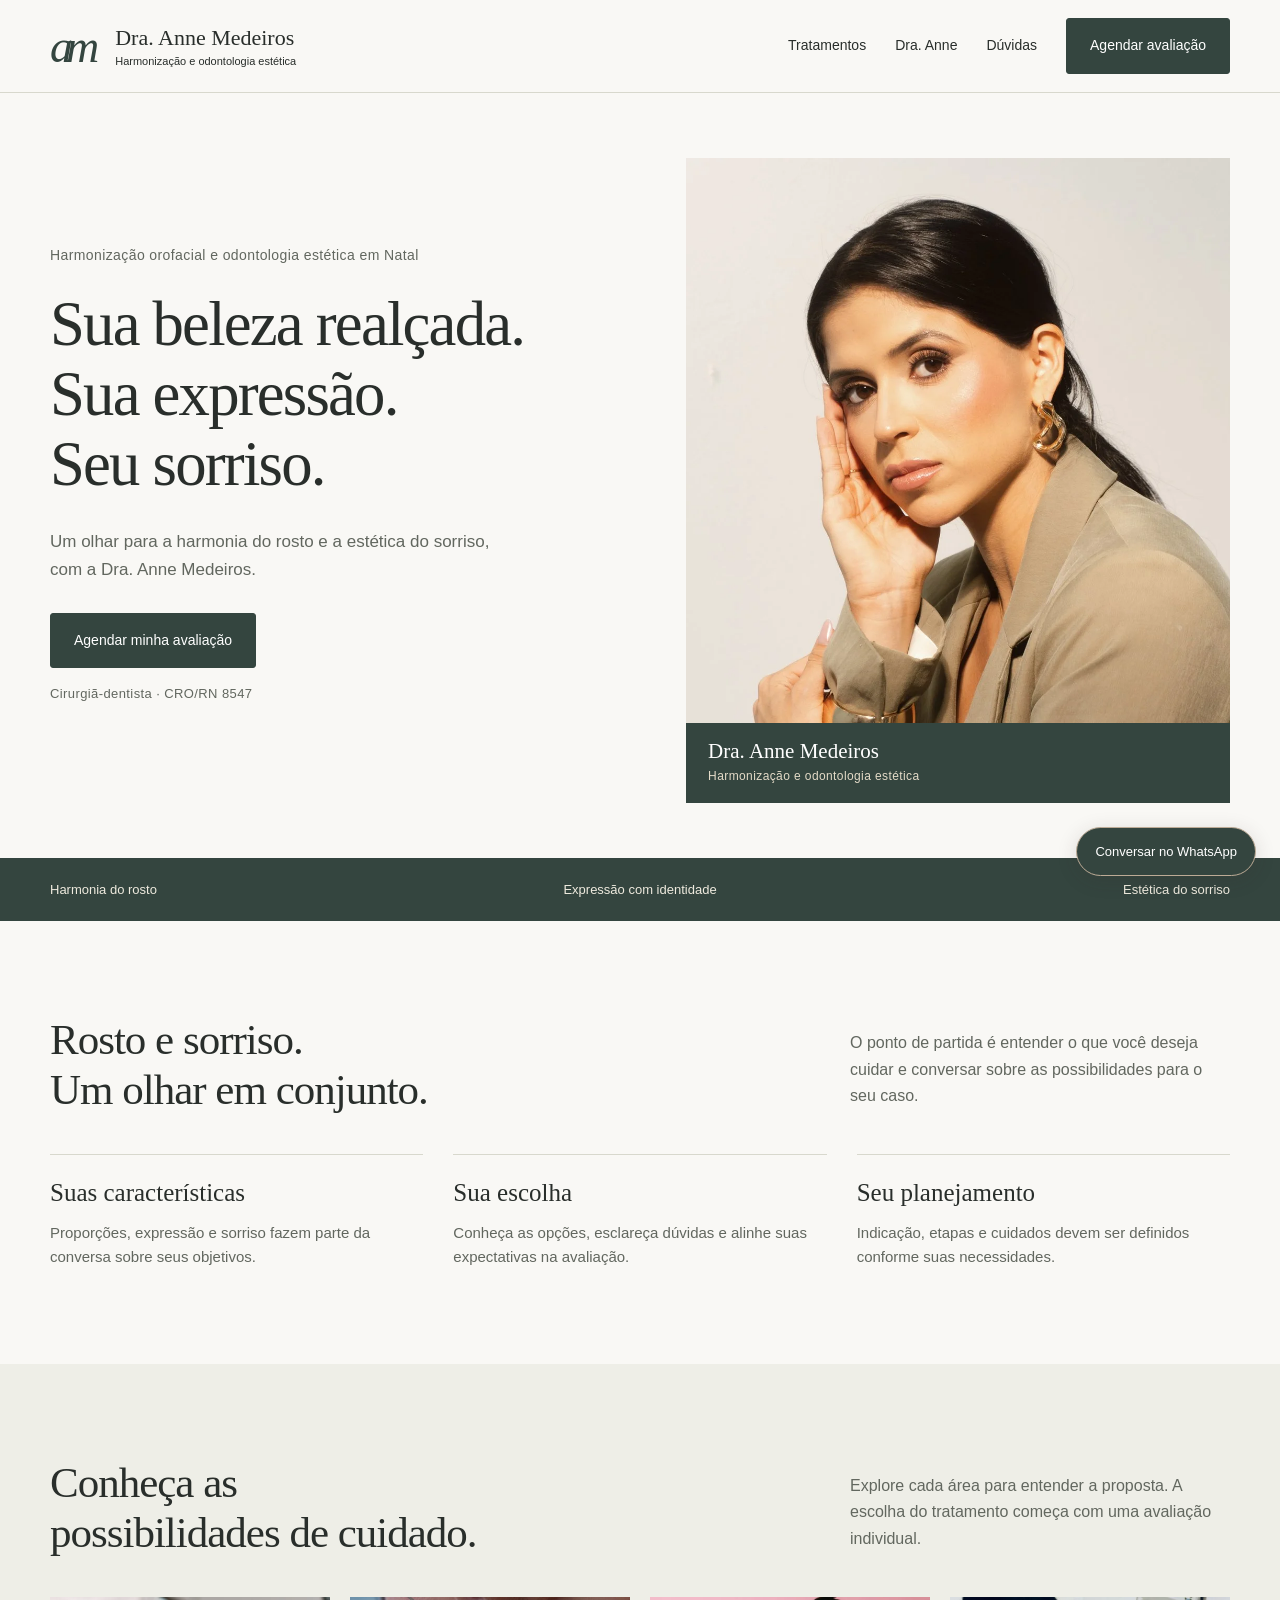
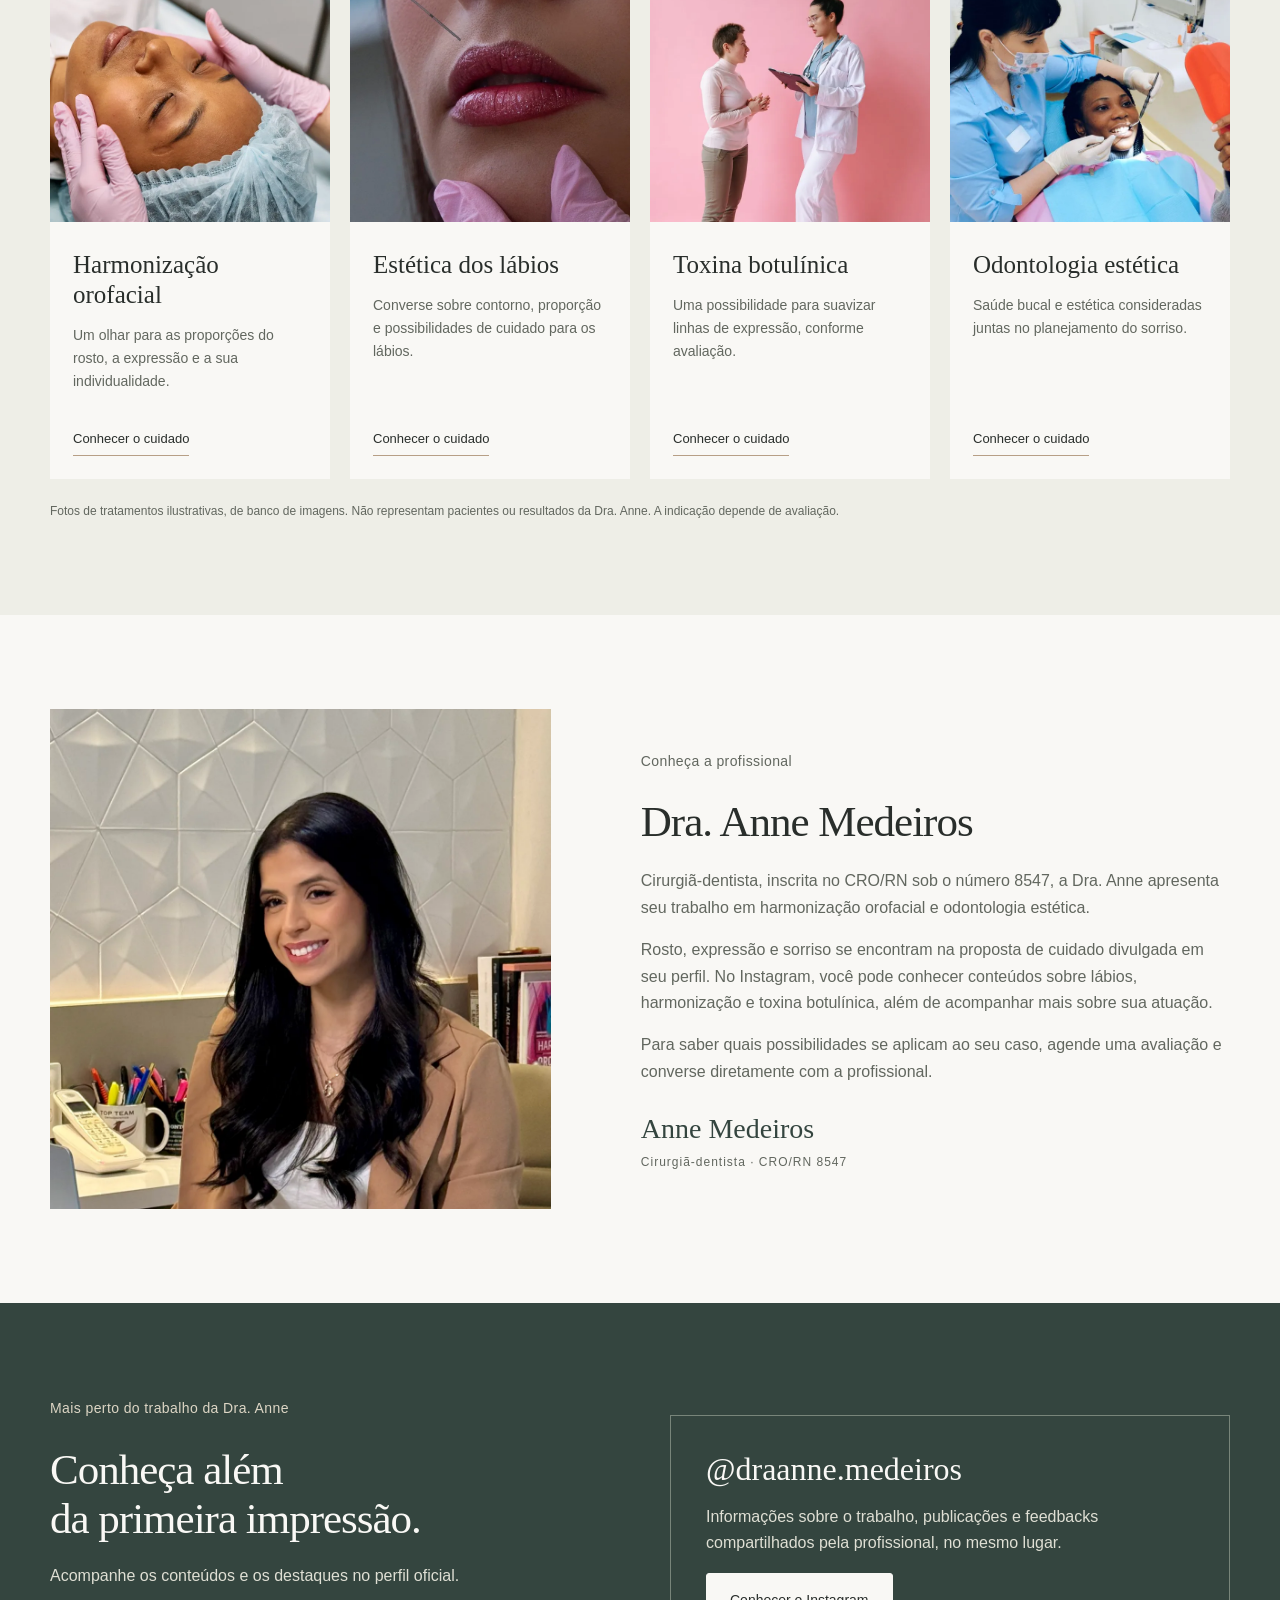
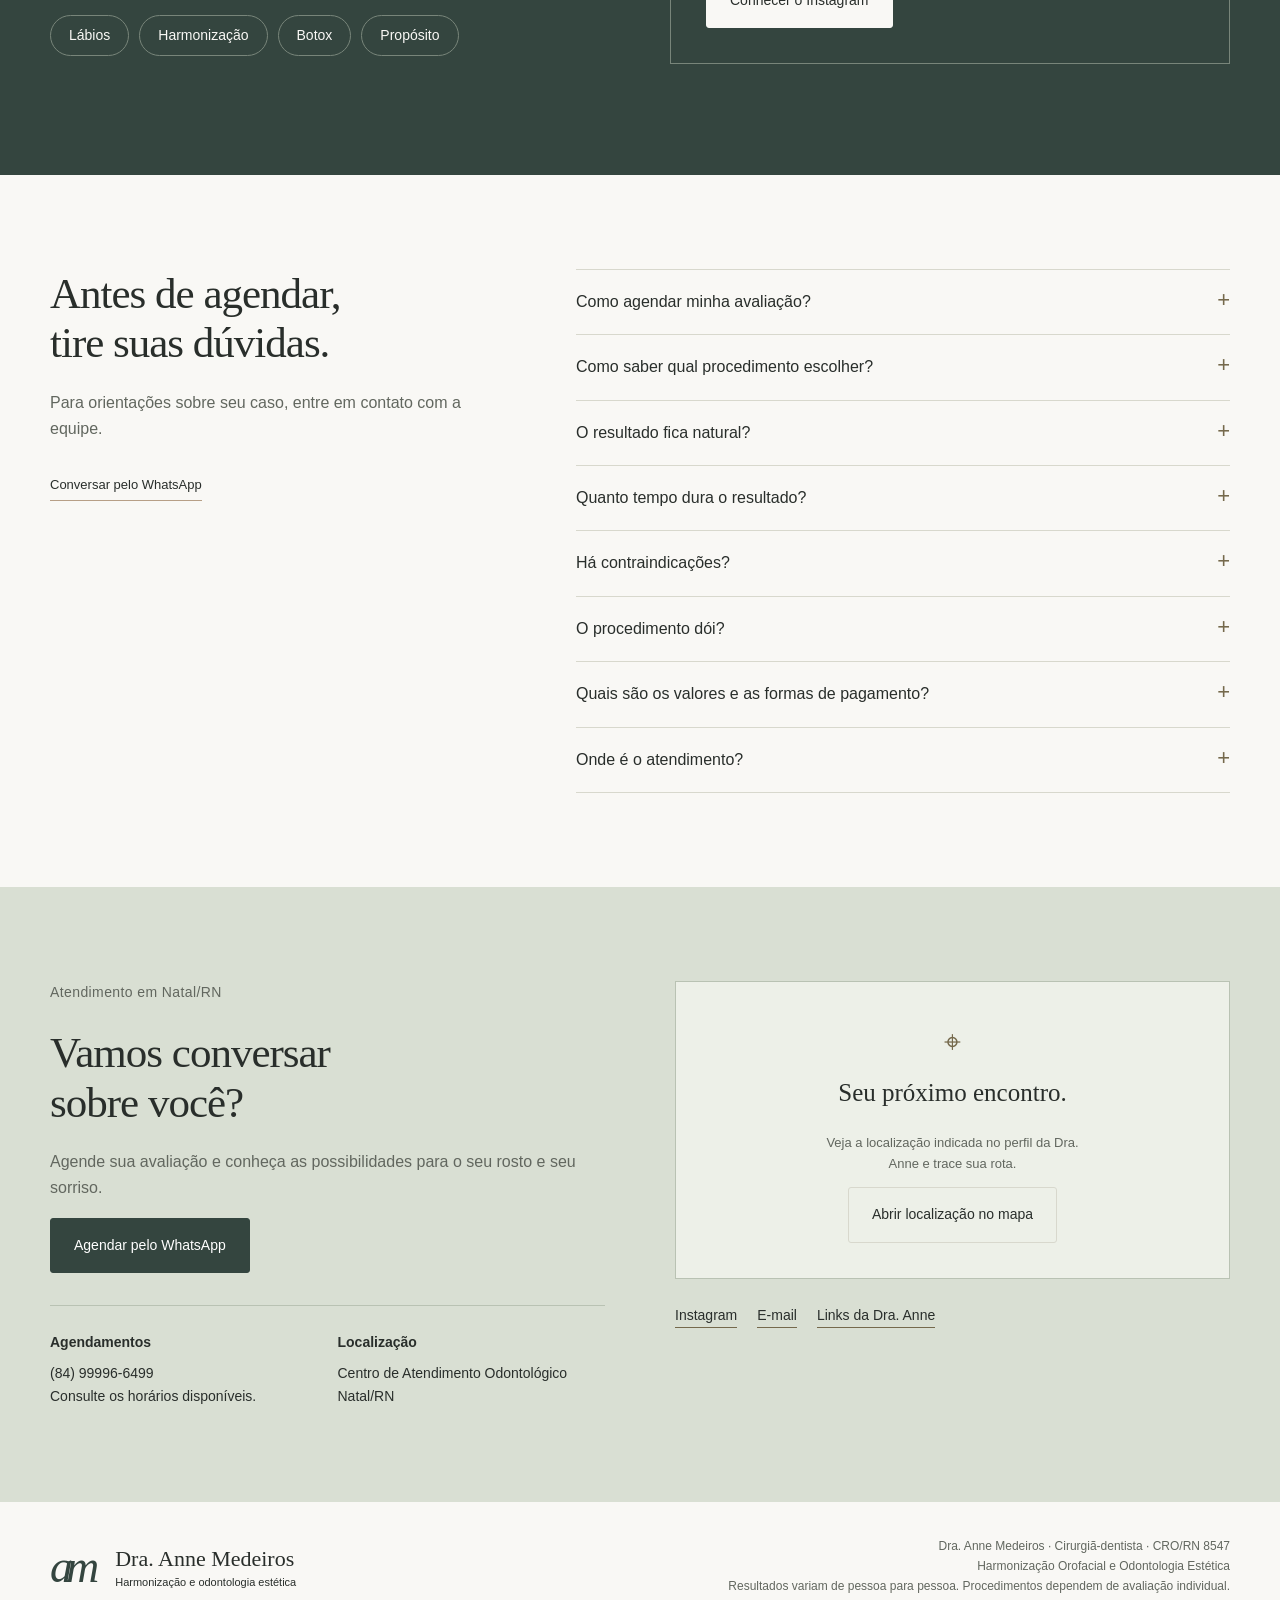
<file: index.html>
<!doctype html><html lang="pt-BR"><head><meta charset="utf-8"><meta name="viewport" content="width=device-width, initial-scale=1"><title>Dra. Anne Medeiros | Harmonização e Odontologia Estética em Natal</title><meta name="description" content="Dra. Anne Medeiros, cirurgiã-dentista, CRO/RN 8547. Harmonização orofacial e odontologia estética em Natal. Agende sua avaliação."><meta name="theme-color" content="#34453f"><link rel="stylesheet" href="assets/css/styles.css"></head><body>
<a class="skip" href="#inicio">Ir para o conteúdo</a><header class="header"><div class="wrap nav"><a class="brand" href="#inicio" aria-label="Dra. Anne Medeiros — início"><span class="monogram">am</span><span class="brand-name">Dra. Anne Medeiros<small>Harmonização e odontologia estética</small></span></a><nav class="navlinks" aria-label="Navegação principal"><a href="#tratamentos">Tratamentos</a><a href="#sobre">Dra. Anne</a><a href="#duvidas">Dúvidas</a><a class="button" href="https://wa.me/5584999966499?text=Ol%C3%A1%2C%20Dra.%20Anne!%20Gostaria%20de%20agendar%20uma%20avalia%C3%A7%C3%A3o." target="_blank" rel="noopener">Agendar avaliação</a></nav></div></header>
<main id="inicio"><div class="wrap hero"><div><p class="eyebrow">Harmonização orofacial e odontologia estética em Natal</p><h1>Sua beleza realçada.<br>Sua expressão.<br>Seu sorriso.</h1><p class="lead">Um olhar para a harmonia do rosto e a estética do sorriso, com a Dra. Anne Medeiros.</p><a class="button" href="https://wa.me/5584999966499?text=Ol%C3%A1%2C%20Dra.%20Anne!%20Gostaria%20de%20agendar%20uma%20avalia%C3%A7%C3%A3o." target="_blank" rel="noopener">Agendar minha avaliação</a><p class="hero-note">Cirurgiã-dentista · CRO/RN 8547</p></div><div class="portrait"><img src="[data-uri]" alt="Retrato da Dra. Anne Medeiros" width="1080" height="1080" fetchpriority="high"><div class="photo-tag">Dra. Anne Medeiros<small>Harmonização e odontologia estética</small></div></div></div>
<div class="ribbon"><div class="wrap"><span>Harmonia do rosto</span><span>Expressão com identidade</span><span>Estética do sorriso</span></div></div>
<section class="section wrap" aria-labelledby="cuidado"><div class="section-intro"><div><h2 id="cuidado">Rosto e sorriso.<br>Um olhar em conjunto.</h2></div><p>O ponto de partida é entender o que você deseja cuidar e conversar sobre as possibilidades para o seu caso.</p></div><div class="benefits"><article class="benefit"><h3>Suas características</h3><p>Proporções, expressão e sorriso fazem parte da conversa sobre seus objetivos.</p></article><article class="benefit"><h3>Sua escolha</h3><p>Conheça as opções, esclareça dúvidas e alinhe suas expectativas na avaliação.</p></article><article class="benefit"><h3>Seu planejamento</h3><p>Indicação, etapas e cuidados devem ser definidos conforme suas necessidades.</p></article></div></section>
<section class="section treatments" id="tratamentos"><div class="wrap"><div class="section-intro"><div><h2>Conheça as<br>possibilidades de cuidado.</h2></div><p>Explore cada área para entender a proposta. A escolha do tratamento começa com uma avaliação individual.</p></div><div class="cards"><article class="treatment"><img class="treatment-photo" src="assets/images/avaliacao.webp" alt="Imagem ilustrativa de avaliação facial" loading="lazy" width="750" height="750"><div class="treatment-content"><h3><button class="treatment-open" data-treatment="0" aria-haspopup="dialog" aria-controls="treatment-dialog">Harmonização orofacial</button></h3><p>Um olhar para as proporções do rosto, a expressão e a sua individualidade.</p><span class="text-link" aria-hidden="true">Conhecer o cuidado</span></div></article><article class="treatment"><img class="treatment-photo" src="assets/images/labios.webp" alt="Imagem ilustrativa de procedimento estético nos lábios" loading="lazy" width="750" height="750"><div class="treatment-content"><h3><button class="treatment-open" data-treatment="1" aria-haspopup="dialog" aria-controls="treatment-dialog">Estética dos lábios</button></h3><p>Converse sobre contorno, proporção e possibilidades de cuidado para os lábios.</p><span class="text-link" aria-hidden="true">Conhecer o cuidado</span></div></article><article class="treatment"><img class="treatment-photo" src="assets/images/expressao.webp" alt="Imagem ilustrativa de consulta antes de um procedimento" loading="lazy" width="750" height="750"><div class="treatment-content"><h3><button class="treatment-open" data-treatment="2" aria-haspopup="dialog" aria-controls="treatment-dialog">Toxina botulínica</button></h3><p>Uma possibilidade para suavizar linhas de expressão, conforme avaliação.</p><span class="text-link" aria-hidden="true">Conhecer o cuidado</span></div></article><article class="treatment"><img class="treatment-photo" src="assets/images/sorriso.webp" alt="Imagem ilustrativa de atendimento odontológico" loading="lazy" width="750" height="750"><div class="treatment-content"><h3><button class="treatment-open" data-treatment="3" aria-haspopup="dialog" aria-controls="treatment-dialog">Odontologia estética</button></h3><p>Saúde bucal e estética consideradas juntas no planejamento do sorriso.</p><span class="text-link" aria-hidden="true">Conhecer o cuidado</span></div></article></div><p class="note">Fotos de tratamentos ilustrativas, de banco de imagens. Não representam pacientes ou resultados da Dra. Anne. A indicação depende de avaliação.</p></div></section>
<section class="section wrap" id="sobre"><div class="about-grid"><img class="about-img" src="assets/images/anne-medeiros.webp" alt="Dra. Anne Medeiros" width="1100" height="1100" loading="lazy"><div class="about-copy"><p class="eyebrow">Conheça a profissional</p><h2>Dra. Anne Medeiros</h2><p>Cirurgiã-dentista, inscrita no CRO/RN sob o número 8547, a Dra. Anne apresenta seu trabalho em harmonização orofacial e odontologia estética.</p><p>Rosto, expressão e sorriso se encontram na proposta de cuidado divulgada em seu perfil. No Instagram, você pode conhecer conteúdos sobre lábios, harmonização e toxina botulínica, além de acompanhar mais sobre sua atuação.</p><p>Para saber quais possibilidades se aplicam ao seu caso, agende uma avaliação e converse diretamente com a profissional.</p><div class="signature">Anne Medeiros<small>Cirurgiã-dentista · CRO/RN 8547</small></div></div></div></section>
<section class="section reviews"><div class="wrap social-feature"><div><p class="eyebrow">Mais perto do trabalho da Dra. Anne</p><h2>Conheça além<br>da primeira impressão.</h2><p>Acompanhe os conteúdos e os destaques no perfil oficial.</p><div class="topics"><span>Lábios</span><span>Harmonização</span><span>Botox</span><span>Propósito</span></div></div><div class="social-callout"><h3>@draanne.medeiros</h3><p>Informações sobre o trabalho, publicações e feedbacks compartilhados pela profissional, no mesmo lugar.</p><a class="button light" href="https://www.instagram.com/draanne.medeiros/" target="_blank" rel="noopener">Conhecer o Instagram</a></div></div></section>
<section class="section wrap" id="duvidas"><div class="faq-grid"><div class="faq-intro"><h2>Antes de agendar,<br>tire suas dúvidas.</h2><p>Para orientações sobre seu caso, entre em contato com a equipe.</p><a class="text-link" href="https://wa.me/5584999966499?text=Ol%C3%A1%2C%20Dra.%20Anne!%20Gostaria%20de%20agendar%20uma%20avalia%C3%A7%C3%A3o." target="_blank" rel="noopener">Conversar pelo WhatsApp</a></div><div><details><summary>Como agendar minha avaliação?</summary><p>Entre em contato pelo WhatsApp de agendamento. Informe seu interesse e consulte os horários disponíveis.</p></details><details><summary>Como saber qual procedimento escolher?</summary><p>A avaliação é o primeiro passo. Conte o que gostaria de cuidar e tire dúvidas sobre as possibilidades, os riscos e as alternativas para o seu caso.</p></details><details><summary>O resultado fica natural?</summary><p>As expectativas e as características do seu rosto devem orientar o planejamento. A resposta é individual; nenhum procedimento oferece garantia de resultado.</p></details><details><summary>Quanto tempo dura o resultado?</summary><p>Depende do procedimento e da resposta individual. A duração esperada e o acompanhamento são discutidos na consulta.</p></details><details><summary>Há contraindicações?</summary><p>Pode haver, conforme o procedimento. Informe condições de saúde, gestação, alergias, medicamentos e tratamentos anteriores.</p></details><details><summary>O procedimento dói?</summary><p>A sensibilidade e o desconforto variam. Pergunte na avaliação sobre a experiência esperada e as medidas de conforto adequadas.</p></details><details><summary>Quais são os valores e as formas de pagamento?</summary><p>Consulte pelo WhatsApp. O orçamento depende da avaliação e do plano proposto para você.</p></details><details><summary>Onde é o atendimento?</summary><p>O link de localização do perfil direciona ao Centro de Atendimento Odontológico, em Natal/RN. Confirme com a equipe os detalhes para sua visita.</p></details></div></div></section>
<section class="section contact" id="contato"><div class="wrap contact-grid"><div><p class="eyebrow">Atendimento em Natal/RN</p><h2>Vamos conversar<br>sobre você?</h2><p>Agende sua avaliação e conheça as possibilidades para o seu rosto e seu sorriso.</p><a class="button" href="https://wa.me/5584999966499?text=Ol%C3%A1%2C%20Dra.%20Anne!%20Gostaria%20de%20agendar%20uma%20avalia%C3%A7%C3%A3o." target="_blank" rel="noopener">Agendar pelo WhatsApp</a><div class="contact-info"><div><strong>Agendamentos</strong><a href="https://wa.me/5584999966499?text=Ol%C3%A1%2C%20Dra.%20Anne!%20Gostaria%20de%20agendar%20uma%20avalia%C3%A7%C3%A3o." target="_blank" rel="noopener">(84) 99996-6499</a><br>Consulte os horários disponíveis.</div><div><strong>Localização</strong>Centro de Atendimento Odontológico<br>Natal/RN</div></div></div><div><div class="map-placeholder"><span aria-hidden="true">⌖</span><h3>Seu próximo encontro.</h3><p>Veja a localização indicada no perfil da Dra. Anne e trace sua rota.</p><a class="button outline" href="https://maps.app.goo.gl/2RA3DHeP1TC1REbQ9" target="_blank" rel="noopener">Abrir localização no mapa</a></div><div class="socials"><a href="https://www.instagram.com/draanne.medeiros/" target="_blank" rel="noopener">Instagram</a><a href="mailto:draannefmedeiros@gmail.com">E-mail</a><a href="https://bio.site/draannemedeiros" target="_blank" rel="noopener">Links da Dra. Anne</a></div></div></div></section>
</main><footer><div class="wrap footer-inner"><a class="brand" href="#inicio"><span class="monogram">am</span><span class="brand-name">Dra. Anne Medeiros<small>Harmonização e odontologia estética</small></span></a><div class="footer-copy">Dra. Anne Medeiros · Cirurgiã-dentista · CRO/RN 8547<br>Harmonização Orofacial e Odontologia Estética<br>Resultados variam de pessoa para pessoa. Procedimentos dependem de avaliação individual.</div></div></footer>
<a class="floating" href="https://wa.me/5584999966499?text=Ol%C3%A1%2C%20Dra.%20Anne!%20Gostaria%20de%20agendar%20uma%20avalia%C3%A7%C3%A3o." target="_blank" rel="noopener" aria-label="Agendar avaliação pelo WhatsApp">Conversar no WhatsApp</a>
<dialog id="treatment-dialog" aria-labelledby="treatment-title"><button class="detail-close" aria-label="Fechar explicação" autofocus>×</button><img class="detail-photo" id="detail-photo" alt=""><div class="detail-body"><p class="eyebrow" id="detail-category"></p><h2 id="treatment-title"></h2><p id="detail-intro"></p><div class="detail-meta"><span>Indicação e duração definidas na avaliação</span></div><div id="detail-sections"></div><p class="detail-credit" id="detail-credit"></p><p class="detail-footnote">Informações gerais. A proposta para o seu caso deve ser discutida com a profissional.</p><a class="button detail-cta" href="https://wa.me/5584999966499?text=Ol%C3%A1%2C%20Dra.%20Anne!%20Gostaria%20de%20agendar%20uma%20avalia%C3%A7%C3%A3o." target="_blank" rel="noopener">Agendar minha avaliação</a></div></dialog><script src="assets/js/main.js" defer></script></body></html>
</file>
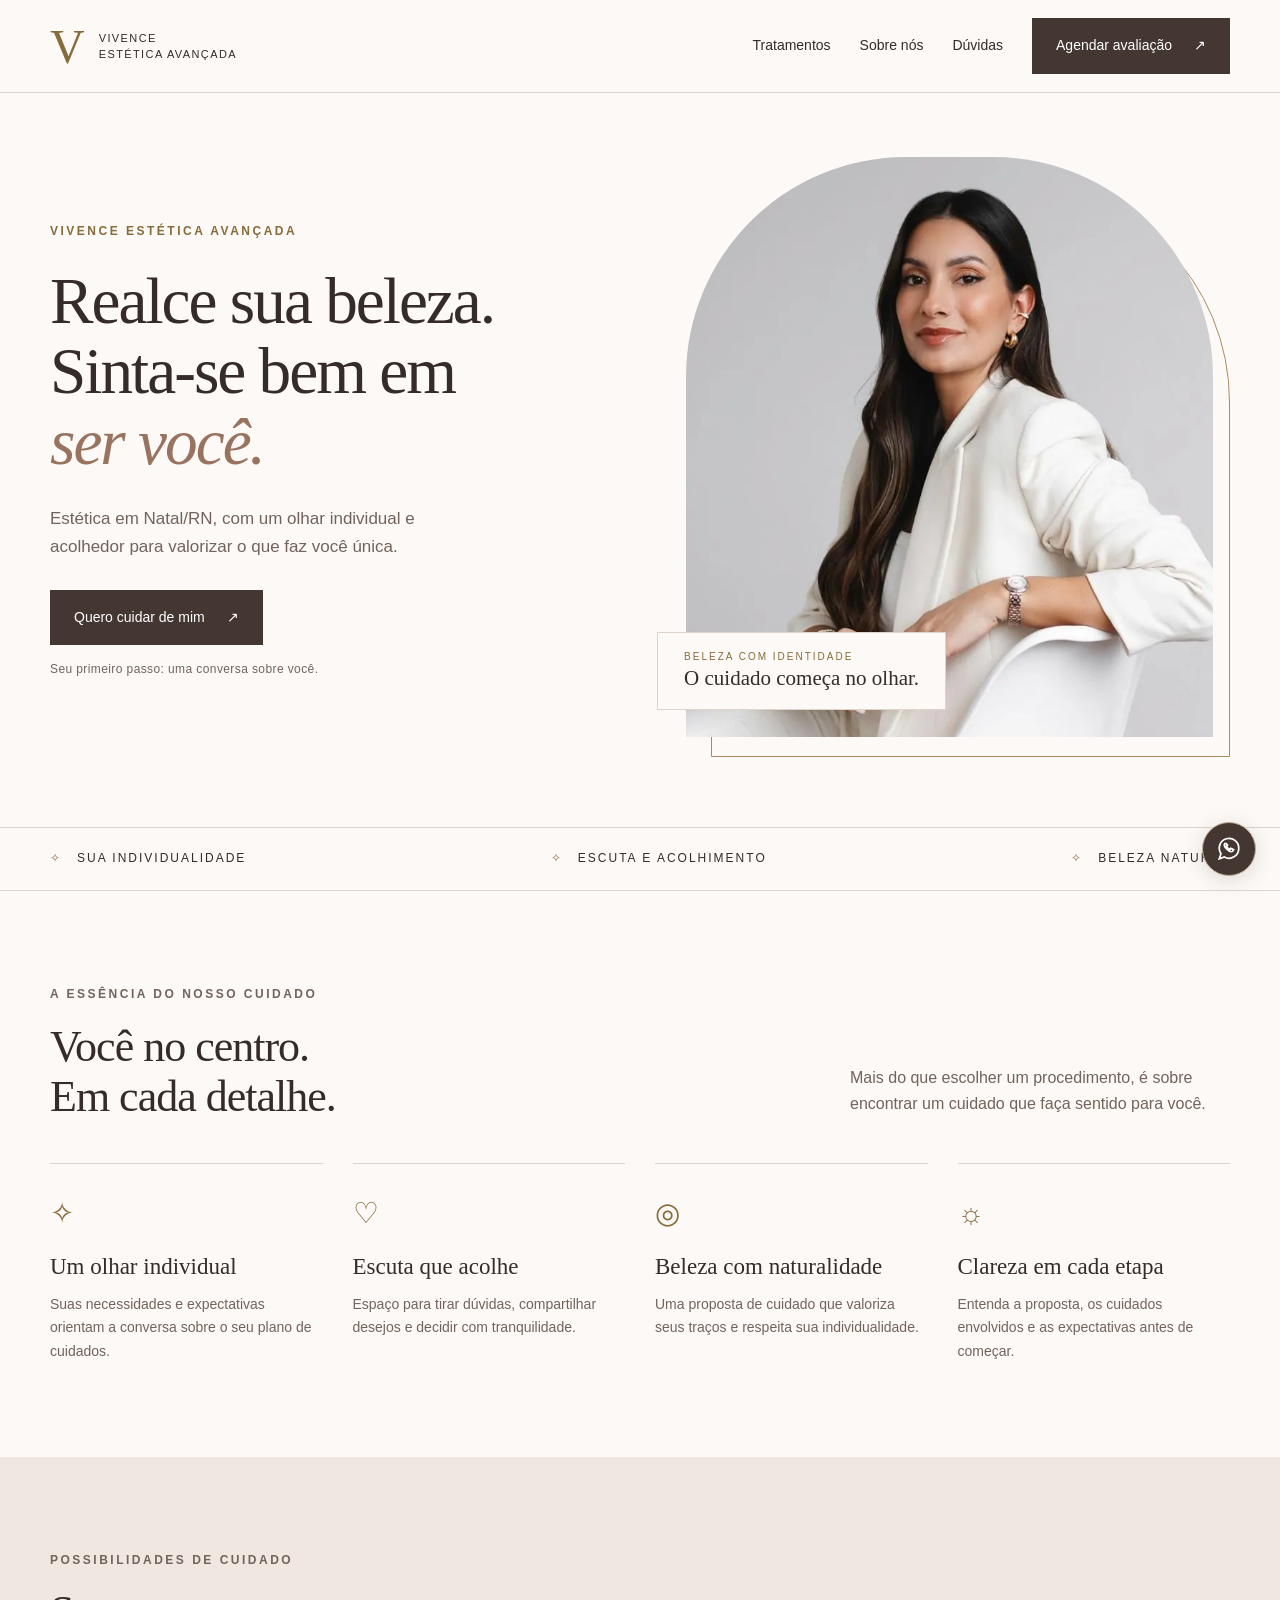
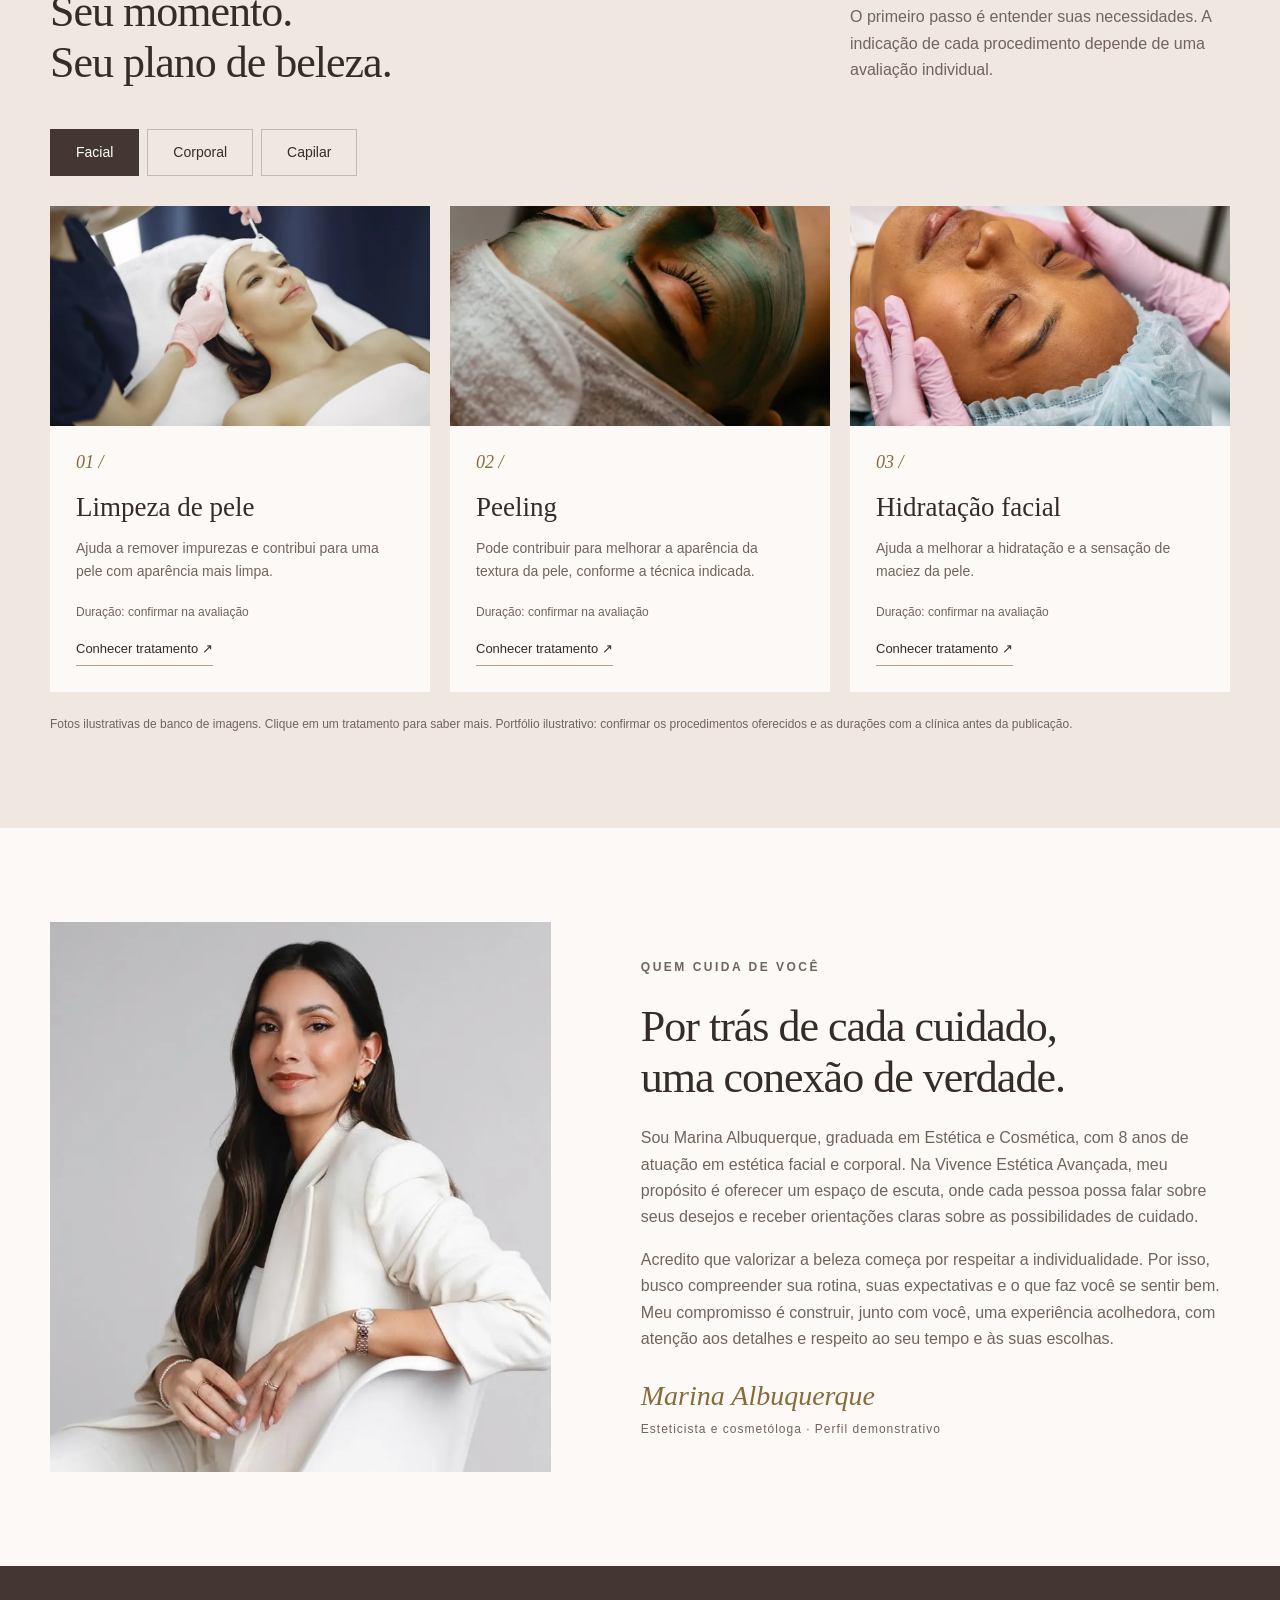
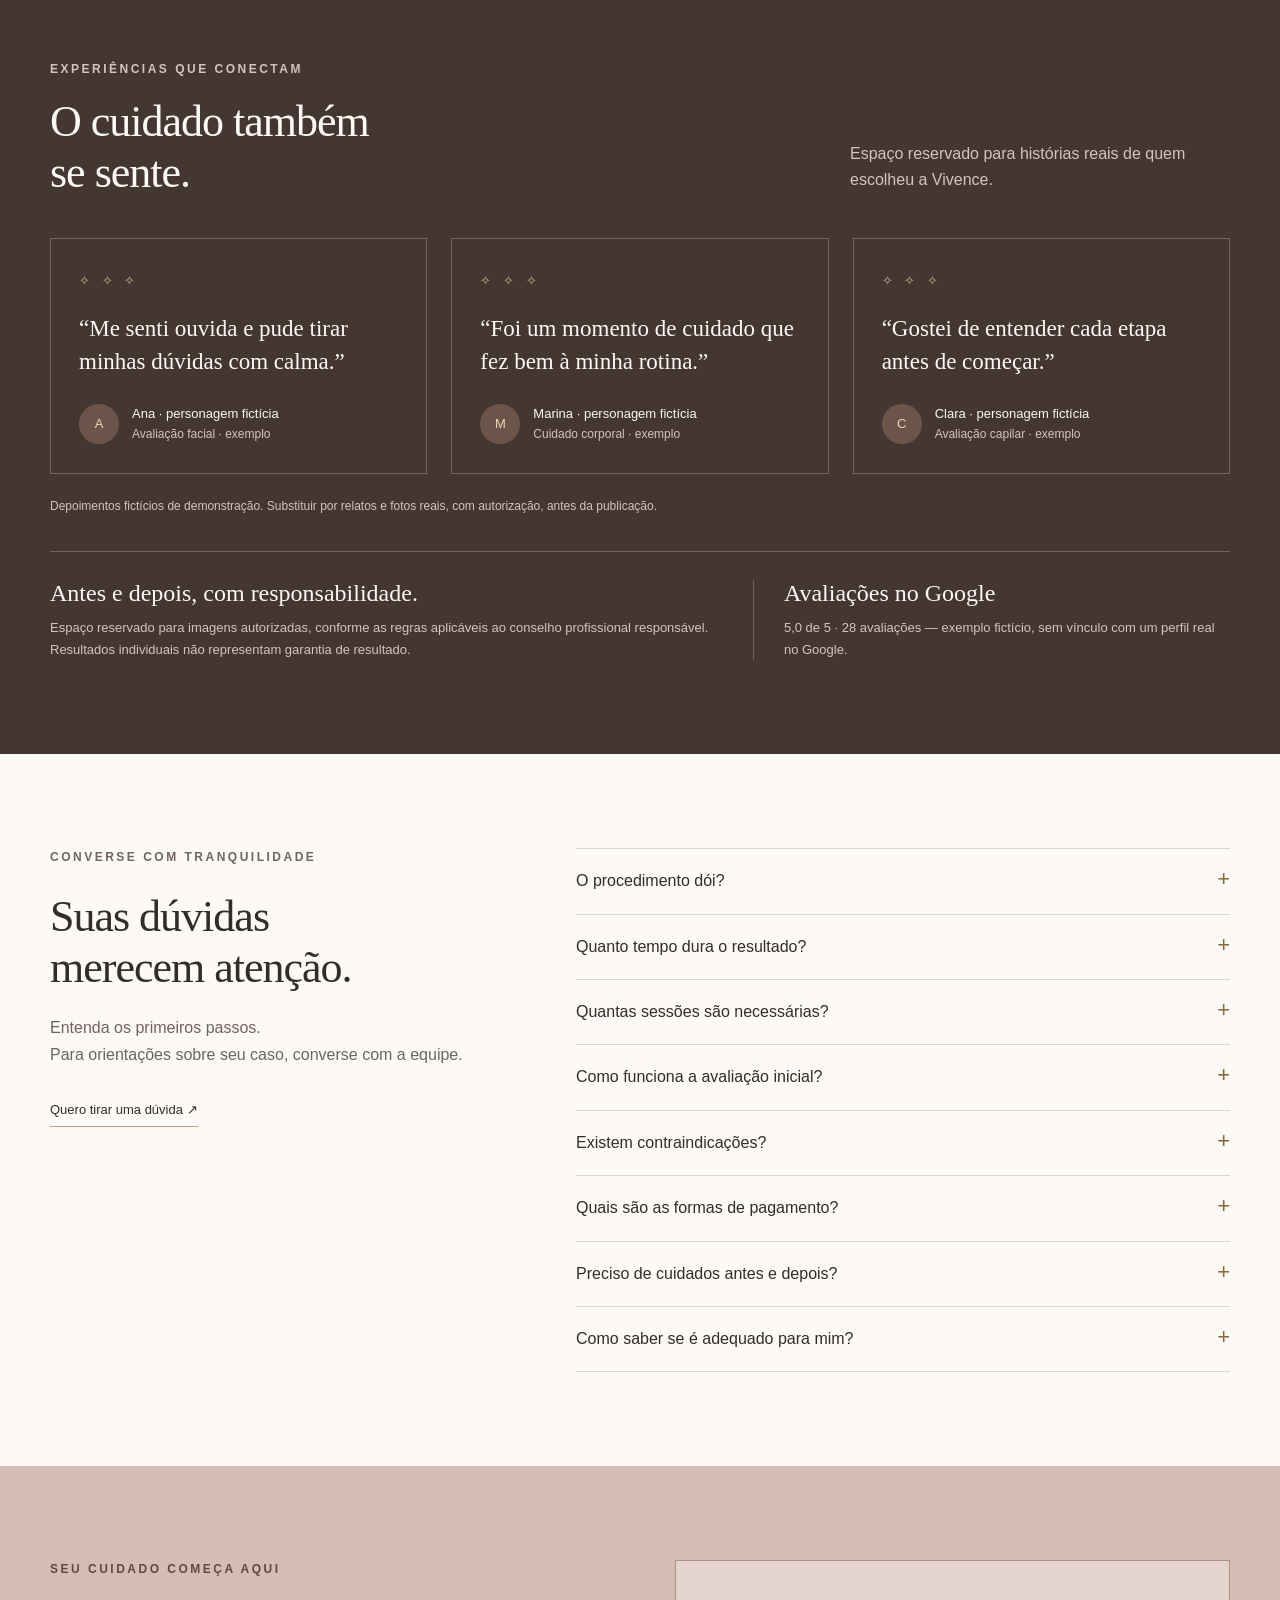
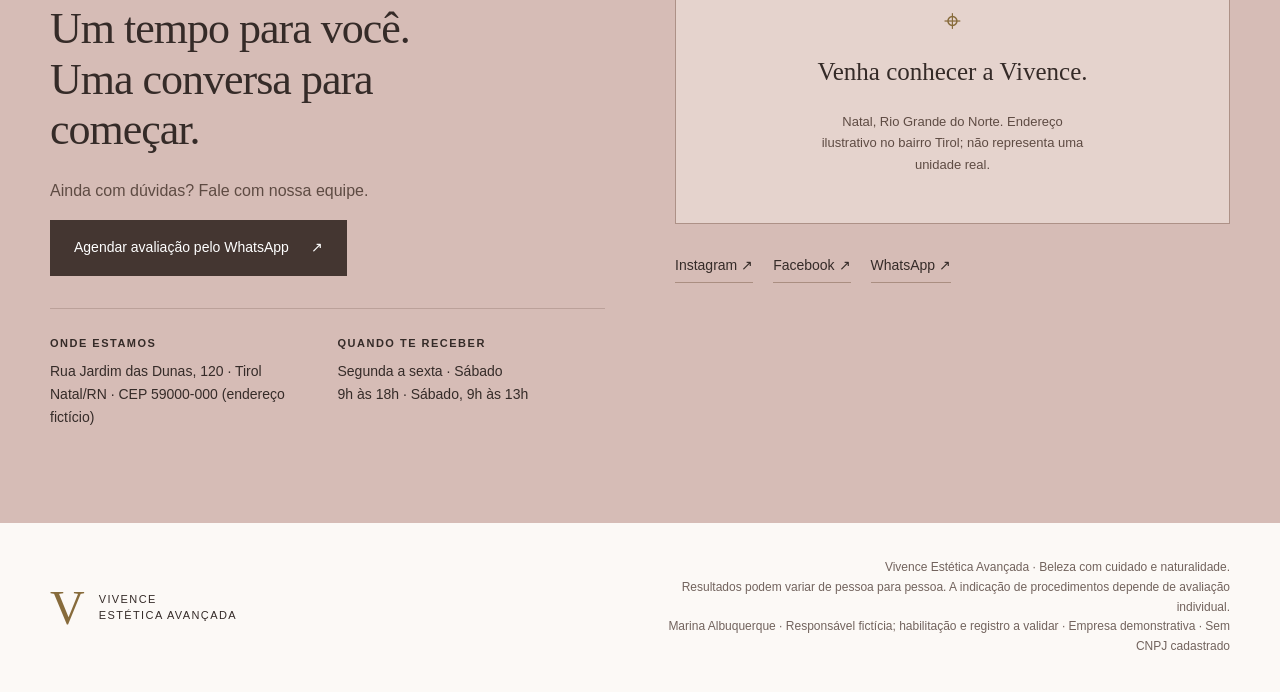
<file: vivence-site/index.html>
<!doctype html>
<html lang="pt-BR">
<head>
<meta charset="utf-8"><meta name="viewport" content="width=device-width, initial-scale=1">
<title>Vivence Estética Avançada | Beleza com cuidado e naturalidade</title>
<meta name="description" content="Conheça a Vivence Estética Avançada. Um olhar individual para a sua beleza, com acolhimento e cuidados personalizados.">
<link rel="stylesheet" href="assets/css/styles.css">
</head>
<body>
<a class="skip" href="#inicio">Ir para o conteúdo</a>
<header class="header"><div class="wrap nav"><a class="brand" href="#inicio" aria-label="Vivence Estética Avançada — início"><span class="monogram">V</span><span class="brand-name">Vivence<br>Estética Avançada</span></a><nav class="navlinks" aria-label="Navegação principal"><a href="#tratamentos">Tratamentos</a><a href="#sobre">Sobre nós</a><a href="#duvidas">Dúvidas</a><a class="button" href="#contato">Agendar avaliação <span aria-hidden="true">↗</span></a></nav></div></header>
<main id="inicio">
<div class="wrap hero"><div><p class="eyebrow">Vivence Estética Avançada</p><h1>Realce sua beleza.<br>Sinta-se bem em<br><em>ser você.</em></h1><p class="lead">Estética em Natal/RN, com um olhar individual e acolhedor para valorizar o que faz você única.</p><a class="button" href="#contato">Quero cuidar de mim <span aria-hidden="true">↗</span></a><p class="hero-note">Seu primeiro passo: uma conversa sobre você.</p></div><div class="portrait"><img src="assets/images/profissional.webp" alt="Profissional da Vivence Estética Avançada em retrato com traje branco" width="736" height="920"><div class="photo-tag"><small>Beleza com identidade</small>O cuidado começa no olhar.</div></div></div>
<div class="ribbon"><div class="wrap"><span>Sua individualidade</span><span>Escuta e acolhimento</span><span>Beleza natural</span></div></div>
<section class="section wrap" aria-labelledby="cuidado"><div class="section-intro"><div><p class="eyebrow">A essência do nosso cuidado</p><h2 id="cuidado">Você no centro.<br>Em cada detalhe.</h2></div><p>Mais do que escolher um procedimento, é sobre encontrar um cuidado que faça sentido para você.</p></div><div class="benefits"><article class="benefit"><span class="icon" aria-hidden="true">✧</span><h3>Um olhar individual</h3><p>Suas necessidades e expectativas orientam a conversa sobre o seu plano de cuidados.</p></article><article class="benefit"><span class="icon" aria-hidden="true">♡</span><h3>Escuta que acolhe</h3><p>Espaço para tirar dúvidas, compartilhar desejos e decidir com tranquilidade.</p></article><article class="benefit"><span class="icon" aria-hidden="true">◎</span><h3>Beleza com naturalidade</h3><p>Uma proposta de cuidado que valoriza seus traços e respeita sua individualidade.</p></article><article class="benefit"><span class="icon" aria-hidden="true">☼</span><h3>Clareza em cada etapa</h3><p>Entenda a proposta, os cuidados envolvidos e as expectativas antes de começar.</p></article></div></section>
<section class="section treatments" id="tratamentos"><div class="wrap"><div class="section-intro"><div><p class="eyebrow">Possibilidades de cuidado</p><h2>Seu momento.<br>Seu plano de beleza.</h2></div><p>O primeiro passo é entender suas necessidades. A indicação de cada procedimento depende de uma avaliação individual.</p></div><div class="tabs" role="tablist" aria-label="Categorias de tratamentos"><button class="tab" id="tab-facial" role="tab" aria-selected="true" aria-controls="panel-facial" data-tab="facial">Facial</button><button class="tab" id="tab-corporal" role="tab" aria-selected="false" aria-controls="panel-corporal" data-tab="corporal" tabindex="-1">Corporal</button><button class="tab" id="tab-capilar" role="tab" aria-selected="false" aria-controls="panel-capilar" data-tab="capilar" tabindex="-1">Capilar</button></div><div id="treatment-panels"></div><p class="note">Fotos ilustrativas de banco de imagens. Clique em um tratamento para saber mais. Portfólio ilustrativo: confirmar os procedimentos oferecidos e as durações com a clínica antes da publicação.</p></div></section>
<section class="section wrap" id="sobre"><div class="about-grid"><img class="about-img" src="assets/images/profissional.webp" alt="Retrato da responsável pela clínica" loading="lazy" width="736" height="920"><div class="about-copy"><p class="eyebrow">Quem cuida de você</p><h2>Por trás de cada cuidado,<br>uma conexão de verdade.</h2><p>Sou Marina Albuquerque, graduada em Estética e Cosmética, com 8 anos de atuação em estética facial e corporal. Na Vivence Estética Avançada, meu propósito é oferecer um espaço de escuta, onde cada pessoa possa falar sobre seus desejos e receber orientações claras sobre as possibilidades de cuidado.</p><p>Acredito que valorizar a beleza começa por respeitar a individualidade. Por isso, busco compreender sua rotina, suas expectativas e o que faz você se sentir bem. Meu compromisso é construir, junto com você, uma experiência acolhedora, com atenção aos detalhes e respeito ao seu tempo e às suas escolhas.</p><div class="signature">Marina Albuquerque<small>Esteticista e cosmetóloga · Perfil demonstrativo</small></div></div></div></section>
<section class="section reviews"><div class="wrap"><div class="section-intro"><div><p class="eyebrow">Experiências que conectam</p><h2>O cuidado também<br>se sente.</h2></div><p>Espaço reservado para histórias reais de quem escolheu a Vivence.</p></div><div class="review-grid"><article class="review"><span class="stars" aria-label="Depoimento ilustrativo">✧ ✧ ✧</span><blockquote>“Me senti ouvida e pude tirar minhas dúvidas com calma.”</blockquote><div class="person"><span class="avatar">A</span><div>Ana · personagem fictícia<small>Avaliação facial · exemplo</small></div></div></article><article class="review"><span class="stars" aria-label="Depoimento ilustrativo">✧ ✧ ✧</span><blockquote>“Foi um momento de cuidado que fez bem à minha rotina.”</blockquote><div class="person"><span class="avatar">M</span><div>Marina · personagem fictícia<small>Cuidado corporal · exemplo</small></div></div></article><article class="review"><span class="stars" aria-label="Depoimento ilustrativo">✧ ✧ ✧</span><blockquote>“Gostei de entender cada etapa antes de começar.”</blockquote><div class="person"><span class="avatar">C</span><div>Clara · personagem fictícia<small>Avaliação capilar · exemplo</small></div></div></article></div><p class="note">Depoimentos fictícios de demonstração. Substituir por relatos e fotos reais, com autorização, antes da publicação.</p><div class="results-row"><div><h3>Antes e depois, com responsabilidade.</h3><p>Espaço reservado para imagens autorizadas, conforme as regras aplicáveis ao conselho profissional responsável. Resultados individuais não representam garantia de resultado.</p></div><div class="google"><h3>Avaliações no Google</h3><p>5,0 de 5 · 28 avaliações — exemplo fictício, sem vínculo com um perfil real no Google.</p></div></div></div></section>
<section class="section wrap" id="duvidas"><div class="faq-grid"><div class="faq-intro"><p class="eyebrow">Converse com tranquilidade</p><h2>Suas dúvidas<br>merecem atenção.</h2><p>Entenda os primeiros passos.<br>Para orientações sobre seu caso, converse com a equipe.</p><a class="text-link" href="#contato">Quero tirar uma dúvida ↗</a></div><div><details><summary>O procedimento dói?</summary><p>A sensação varia conforme o procedimento e a sensibilidade de cada pessoa. Na avaliação, pergunte sobre o desconforto esperado e as medidas de conforto disponíveis.</p></details><details><summary>Quanto tempo dura o resultado?</summary><p>A duração depende do procedimento, das características individuais e dos cuidados posteriores. A expectativa para o seu caso deve ser discutida na avaliação.</p></details><details><summary>Quantas sessões são necessárias?</summary><p>A quantidade é definida após avaliação individual. O plano pode ser ajustado conforme a resposta ao cuidado e os objetivos combinados.</p></details><details><summary>Como funciona a avaliação inicial?</summary><p>É uma conversa sobre seus objetivos, histórico e rotina de cuidados. Confirme com a equipe a duração, o valor e o que levar ao atendimento.</p></details><details><summary>Existem contraindicações?</summary><p>Podem existir, conforme o procedimento e seu histórico. Informe condições de saúde, gestação, alergias e medicamentos para receber uma orientação individual.</p></details><details><summary>Quais são as formas de pagamento?</summary><p>Aceitamos Pix e cartões de débito e crédito. Parcelamento em até 3 vezes sem juros — condições demonstrativas. Consulte a equipe para conhecer os valores e as opções disponíveis.</p></details><details><summary>Preciso de cuidados antes e depois?</summary><p>Os cuidados variam conforme o procedimento. Solicite as orientações específicas ao profissional e esclareça suas dúvidas antes de iniciar.</p></details><details><summary>Como saber se é adequado para mim?</summary><p>A avaliação deve considerar seu histórico, as indicações, os riscos e as alternativas. Peça informações sobre a habilitação do profissional e o procedimento proposto.</p></details></div></div></section>
<section class="section contact" id="contato"><div class="wrap contact-grid"><div><p class="eyebrow">Seu cuidado começa aqui</p><h2>Um tempo para você.<br>Uma conversa para começar.</h2><p>Ainda com dúvidas? Fale com nossa equipe.</p><a class="button" data-contact href="#contato">Agendar avaliação pelo WhatsApp <span aria-hidden="true">↗</span></a><div class="contact-info"><div><strong>Onde estamos</strong>Rua Jardim das Dunas, 120 · Tirol<br>Natal/RN · CEP 59000-000 (endereço fictício)</div><div><strong>Quando te receber</strong>Segunda a sexta · Sábado<br>9h às 18h · Sábado, 9h às 13h</div></div></div><div><div class="map-placeholder" id="map"><span aria-hidden="true">⌖</span><h3>Venha conhecer a Vivence.</h3><p>Natal, Rio Grande do Norte. Endereço ilustrativo no bairro Tirol; não representa uma unidade real.</p></div><div class="socials" aria-label="Redes sociais"><button data-social="instagram">Instagram ↗</button><button data-social="facebook">Facebook ↗</button><button data-contact>WhatsApp ↗</button></div></div></div></section>
</main><footer><div class="wrap footer-inner"><a class="brand" href="#inicio" aria-label="Vivence Estética Avançada — início"><span class="monogram">V</span><span class="brand-name">Vivence<br>Estética Avançada</span></a><div class="footer-copy">Vivence Estética Avançada · Beleza com cuidado e naturalidade.<br>Resultados podem variar de pessoa para pessoa. A indicação de procedimentos depende de avaliação individual.<br>Marina Albuquerque · Responsável fictícia; habilitação e registro a validar · Empresa demonstrativa · Sem CNPJ cadastrado</div></div></footer>
<a class="floating" data-contact href="#contato" aria-label="Conversar pelo WhatsApp"><svg viewBox="0 0 24 24" aria-hidden="true"><path d="M21 11.5a9 9 0 0 1-13.3 7.9L3 21l1.6-4.7A9 9 0 1 1 21 11.5Z"/><path d="M8 7c-.8 1.3.3 3.5 2 5.2s3.9 2.8 5.2 2l1-1.6-2.6-1.2-.8 1c-1.4-.6-2.6-1.8-3.2-3.2l1-.8L9.5 7Z"/></svg></a>
<dialog id="contact-dialog" aria-labelledby="dialog-title"><h2 id="dialog-title">Contato em breve</h2><p id="dialog-message">Esta é uma demonstração da Vivence em Natal. O agendamento será ativado quando o contato real da clínica for cadastrado.</p><form method="dialog"><button class="button">Entendi</button></form></dialog>
<dialog id="treatment-dialog" aria-labelledby="treatment-title"><button class="detail-close" type="button" aria-label="Fechar explicação" autofocus>×</button><img class="detail-photo" id="detail-photo" alt=""><div class="detail-body"><p class="eyebrow" id="detail-category"></p><h2 id="treatment-title"></h2><p id="detail-intro"></p><div class="detail-meta"><span>Duração: confirmar na avaliação</span><span>Sessões: definição individual</span></div><div id="detail-sections"></div><p class="detail-credit" id="detail-credit"></p><p class="detail-footnote">Disponibilidade sujeita à confirmação da clínica. Resultados e indicação variam de pessoa para pessoa.</p><button class="button detail-cta" id="detail-contact">Consultar disponibilidade <span aria-hidden="true">↗</span></button></div></dialog>
<script src="assets/js/main.js" defer></script></body></html>
</file>
<file: assets/css/styles.css>
:root{--paper:#fcf9f6;--rose:#d6bcb6;--ink:#352b28;--muted:#72635d;--gold:#876b3b;--line:#dfd4cb;--dark:#443631;--white:#fff;--serif:Georgia,'Times New Roman',serif}*{box-sizing:border-box}html{scroll-behavior:smooth;scroll-padding-top:96px}body{margin:0;background:var(--paper);color:var(--ink);font-family:Arial,Helvetica,sans-serif;font-size:16px;line-height:1.65}a{color:inherit;text-decoration:none}button{font:inherit}a:focus-visible,button:focus-visible,summary:focus-visible{outline:3px solid var(--gold);outline-offset:5px}::selection{background:var(--rose)}.wrap{width:min(1180px,calc(100% - 64px));margin:auto}.top{background:var(--rose);font-size:12px;text-transform:uppercase;letter-spacing:2px;text-align:center;padding:7px 20px}.header{background:rgba(252,249,246,.97);border-bottom:1px solid var(--line);position:sticky;top:0;z-index:10}.nav{height:92px;display:flex;align-items:center;justify-content:space-between;gap:30px}.brand{display:flex;align-items:center;gap:14px}.monogram{font:48px var(--serif);letter-spacing:-8px;color:var(--gold);padding-right:8px}.brand-name{font-size:11px;line-height:1.5;letter-spacing:2px;text-transform:uppercase}.navlinks{display:flex;gap:29px;align-items:center;font-size:14px}.navlinks a:hover{color:var(--gold)}.button{display:inline-flex;align-items:center;justify-content:center;gap:22px;background:var(--dark);color:white;border:1px solid var(--dark);padding:15px 23px;font-size:14px;cursor:pointer;transition:background .2s,transform .2s}.button:hover{background:#655045;transform:translateY(-2px)}.button.light{background:var(--paper);color:var(--ink);border-color:var(--paper)}.button.outline{background:transparent;border-color:var(--line);color:var(--ink)}.eyebrow{font-size:12px;letter-spacing:2.5px;text-transform:uppercase;color:var(--gold);font-weight:600;margin:0 0 24px}.hero{display:grid;grid-template-columns:1.05fr 1fr;gap:65px;align-items:center;padding:64px 0 70px}.hero h1{font:clamp(44px,5.1vw,70px)/1.08 var(--serif);letter-spacing:-2px;margin:0 0 28px;font-weight:400}.hero h1 em{color:#98735f;font-weight:400}.lead{color:var(--muted);max-width:430px;font-size:17px;margin:0 0 29px}.hero-note{font-size:12px;letter-spacing:.4px;color:var(--muted);margin-top:15px}.portrait{position:relative;padding:0 17px 20px 0}.portrait:after{content:'';position:absolute;inset:25px 0 0 25px;border:1px solid #aa8b60;z-index:-1;border-radius:220px 220px 0 0}.portrait img{display:block;width:100%;height:580px;object-fit:cover;object-position:center 35%;border-radius:220px 220px 0 0}.photo-tag{position:absolute;left:-29px;bottom:47px;background:var(--paper);padding:18px 26px;border:1px solid var(--line);font:21px var(--serif)}.photo-tag small{display:block;font:10px Arial,sans-serif;letter-spacing:2px;text-transform:uppercase;color:var(--gold);margin-bottom:4px}.ribbon{border-block:1px solid var(--line);padding:21px 0}.ribbon .wrap{display:flex;justify-content:space-between;gap:18px;font-size:12px;letter-spacing:2px;text-transform:uppercase}.ribbon span:before{content:'✧';color:var(--gold);margin-right:15px}.section{padding:94px 0}.section h2{font:44px/1.15 var(--serif);letter-spacing:-1px;font-weight:400;margin:0 0 22px}.section-intro{display:flex;justify-content:space-between;align-items:end;gap:40px;margin-bottom:40px}.section-intro p{max-width:380px;color:var(--muted);margin:0 0 5px}.section-intro .eyebrow{margin-bottom:17px}.section-intro h2{margin-bottom:0}.benefits{display:grid;grid-template-columns:repeat(4,1fr);gap:30px}.benefit{border-top:1px solid var(--line);padding-top:26px}.icon{font-size:29px;color:var(--gold);display:block;margin-bottom:15px}.benefit h3{font:23px/1.25 var(--serif);margin:0 0 12px}.benefit p{color:var(--muted);font-size:14px;margin:0}.treatments{background:#f0e7e1}.tabs{display:flex;gap:8px;margin:30px 0}.tab{padding:11px 25px;border:1px solid #c7b8ac;background:transparent;color:var(--ink);cursor:pointer;font-size:14px}.tab[aria-selected=true]{background:var(--dark);color:white;border-color:var(--dark)}.cards{display:grid;grid-template-columns:repeat(3,1fr);gap:20px}.treatment{background:var(--paper);padding:30px;display:flex;flex-direction:column;min-height:270px}.treatment .number{color:var(--gold);font:italic 18px var(--serif)}.treatment h3{font:27px/1.2 var(--serif);margin:24px 0 14px}.treatment p{font-size:14px;color:var(--muted);margin:0 0 20px}.treatment .duration{font-size:12px;margin-top:auto;color:var(--muted)}.text-link{display:inline-block;font-size:13px;border-bottom:1px solid #b79f86;padding-bottom:5px;margin-top:15px;align-self:start}.note{font-size:12px;color:var(--muted);margin:23px 0 0}.about-grid{display:grid;grid-template-columns:.85fr 1fr;gap:90px;align-items:center}.about-img{width:100%;max-height:550px;object-fit:cover}.about-copy p{color:var(--muted)}.signature{font:italic 28px var(--serif);color:var(--gold);margin-top:28px}.signature small{display:block;font:12px Arial,sans-serif;letter-spacing:1px;margin-top:10px;color:var(--muted)}.reviews{background:var(--dark);color:var(--paper)}.reviews .eyebrow{color:#d8bd96}.reviews .section-intro p{color:#d3c5bd}.review-grid{display:grid;grid-template-columns:repeat(3,1fr);gap:24px}.review{padding:28px;border:1px solid #77645a}.review blockquote{font:23px/1.45 var(--serif);margin:18px 0 25px}.stars{letter-spacing:4px;color:#d8bd96;font-size:13px}.person{display:flex;align-items:center;gap:13px;font-size:13px}.avatar{display:grid;place-items:center;width:40px;height:40px;background:#6b554a;border-radius:50%;color:#f0d5b3}.person small{display:block;color:#d3c5bd;font-size:12px}.reviews .note{color:#d3c5bd}.results-row{display:grid;grid-template-columns:1.4fr 1fr;gap:35px;margin-top:35px;padding-top:28px;border-top:1px solid #77645a}.results-row h3{font:24px var(--serif);margin:0 0 10px}.results-row p{font-size:13px;color:#d3c5bd;margin:0}.google{border-left:1px solid #77645a;padding-left:30px}.faq-grid{display:grid;grid-template-columns:.8fr 1.2fr;gap:90px}.faq-intro p{color:var(--muted)}details{border-bottom:1px solid var(--line);padding:19px 0}details:first-child{border-top:1px solid var(--line)}summary{cursor:pointer;font-size:16px;list-style:none;display:flex;justify-content:space-between;gap:20px}summary::-webkit-details-marker{display:none}summary:after{content:'+';color:var(--gold);font-size:22px;line-height:1}details[open] summary:after{content:'−'}details p{font-size:14px;color:var(--muted);margin:15px 30px 0 0}.contact{background:var(--rose)}.contact-grid{display:grid;grid-template-columns:1fr 1fr;gap:70px}.contact h2{max-width:470px}.contact p{color:#5e4b43}.contact-info{display:grid;grid-template-columns:1fr 1fr;gap:20px;padding-top:25px;border-top:1px solid #bba19a;margin-top:32px;font-size:14px}.contact-info strong{display:block;font-size:11px;text-transform:uppercase;letter-spacing:1.5px;margin-bottom:8px}.map-placeholder{min-height:230px;border:1px solid #ad9187;background:#e5d3cd;padding:35px;display:flex;flex-direction:column;justify-content:center;align-items:center;text-align:center}.map-placeholder span{font-size:30px;color:var(--gold)}.map-placeholder h3{font:25px var(--serif);margin:12px 0}.map-placeholder p{font-size:13px;max-width:270px}.socials{display:flex;gap:20px;flex-wrap:wrap;margin-top:25px;font-size:14px}.socials button{background:none;border:0;border-bottom:1px solid #aa8e81;padding:5px 0;color:var(--ink);cursor:pointer}footer{padding:35px 0}.footer-inner{display:flex;align-items:center;justify-content:space-between;gap:40px}.footer-logo{width:145px;height:75px;object-fit:cover;object-position:center}.footer-copy{font-size:12px;color:var(--muted);text-align:right;max-width:590px}.floating{position:fixed;right:24px;bottom:24px;background:var(--dark);color:white;width:54px;height:54px;display:grid;place-items:center;border-radius:50%;border:1px solid #bdab96;box-shadow:0 4px 20px #352b2826;z-index:20}.floating svg{width:26px;height:26px;fill:none;stroke:currentColor;stroke-width:1.6}dialog{border:1px solid var(--line);padding:35px;max-width:440px;width:calc(100% - 40px);background:var(--paper);color:var(--ink)}dialog::backdrop{background:#30231d88}dialog h2{font:30px var(--serif);margin-top:0}dialog p{font-size:15px;color:var(--muted)}dialog .button{margin-top:10px}[hidden]{display:none!important}.skip{position:absolute;left:10px;top:-100px;background:white;padding:10px;z-index:100}.skip:focus{top:10px}
@media(min-width:1500px){.hero{padding-top:80px;padding-bottom:80px}}@media(max-width:950px){.navlinks{gap:18px}.navlinks .button{display:none}.hero{gap:35px}.portrait img{height:510px}.hero h1{font-size:53px}.benefits{grid-template-columns:repeat(2,1fr)}.about-grid,.faq-grid{gap:40px}.section{padding:70px 0}.cards{gap:12px}.treatment{padding:24px}.contact-grid{gap:35px}}@media(max-width:650px){.wrap{width:calc(100% - 40px)}.top{font-size:10px;letter-spacing:1.4px}.nav{height:76px;gap:12px}.monogram{font-size:39px}.brand-name{font-size:9px;letter-spacing:1px}.navlinks{gap:13px;font-size:12px}.navlinks a:nth-child(2),.navlinks a:nth-child(3){display:none}.hero{grid-template-columns:1fr;padding:45px 0;gap:35px}.hero h1{font-size:49px;letter-spacing:-1.8px}.lead{font-size:16px}.hero .button{width:100%}.portrait{max-width:440px;margin:auto;width:100%;padding-left:15px}.portrait img{height:440px}.photo-tag{left:0;bottom:40px;font-size:19px}.ribbon .wrap{justify-content:center;flex-wrap:wrap;font-size:10px;letter-spacing:1px;gap:10px 18px}.ribbon span:before{margin-right:6px}.section{padding:57px 0}.section h2{font-size:36px}.section-intro{display:block;margin-bottom:30px}.section-intro p{margin-top:20px}.benefits{gap:28px 20px}.benefit h3{font-size:21px}.benefit p{font-size:13px}.tabs{gap:6px}.tab{flex:1;padding:11px 8px;font-size:13px}.cards,.about-grid,.review-grid,.faq-grid,.contact-grid,.results-row{grid-template-columns:1fr}.treatment{min-height:240px}.about-grid{gap:30px}.about-img{max-height:420px;object-position:center 30%}.faq-grid{gap:28px}.review-grid{gap:15px}.google{padding:20px 0 0;border-left:0;border-top:1px solid #77645a}.contact-info{gap:15px}.footer-inner{align-items:start;gap:20px}.footer-logo{width:100px;height:70px}.footer-copy{font-size:10px;text-align:left;padding-right:22px}.floating{right:15px;bottom:15px}summary{font-size:15px}}@media(prefers-reduced-motion:reduce){html{scroll-behavior:auto}*{transition:none!important}}

/* Fotos e detalhes dos tratamentos */
.treatment{padding:0;overflow:hidden;position:relative;transition:box-shadow .2s,transform .2s}.treatment:hover{box-shadow:0 12px 30px #44363115;transform:translateY(-3px)}.treatment:focus-within{outline:2px solid var(--gold);outline-offset:4px}.treatment-photo{width:100%;height:220px;object-fit:cover;display:block;background:var(--rose)}.treatment-content{display:flex;flex-direction:column;flex:1;padding:26px}.treatment h3{margin-top:18px}.treatment-open{border:0;background:none;color:inherit;text-align:left;padding:0;font:inherit;cursor:pointer}.treatment-open:after{content:'';position:absolute;inset:0;z-index:1}.treatment .text-link{pointer-events:none}.photo-disclosure{font-size:12px;color:var(--muted);margin-top:18px}
#treatment-dialog{padding:0;max-width:860px;width:calc(100% - 32px);max-height:90vh;max-height:90dvh;overflow:auto}#treatment-dialog .detail-photo{width:100%;height:260px;object-fit:cover;display:block}.detail-body{padding:30px 38px 36px}.detail-body h2{font:38px/1.15 var(--serif);margin:0 0 18px}.detail-body .eyebrow{margin-bottom:12px}.detail-body p{font-size:15px;line-height:1.7}.detail-body h3{font-size:16px;margin:22px 0 6px}.detail-body h3+p{margin-top:0}.detail-close{position:sticky;top:12px;float:right;margin:12px 12px -54px 0;z-index:2;width:42px;height:42px;background:var(--paper);border:1px solid var(--line);border-radius:50%;font-size:25px;color:var(--ink);cursor:pointer}.detail-meta{display:flex;gap:20px;flex-wrap:wrap;padding:16px 0;border-block:1px solid var(--line);font-size:13px;color:var(--muted);margin:22px 0}.detail-credit{font-size:12px!important;color:var(--muted)}.detail-credit a{text-decoration:underline}.detail-cta{margin-top:24px}.detail-footnote{font-size:12px!important}html:has(#treatment-dialog[open]){overflow:hidden}@media(max-width:650px){.treatment-photo{height:240px}.detail-body{padding:25px 22px}.detail-body h2{font-size:31px}#treatment-dialog .detail-photo{height:200px}.detail-cta{width:100%}}

.monogram{letter-spacing:0;padding-right:0}.brand-name{letter-spacing:1.4px}.footer-inner>.brand{flex-shrink:0}@media(max-width:650px){.brand-name{font-size:9px;letter-spacing:.7px}.footer-inner>.brand .monogram{font-size:32px}.footer-inner>.brand{gap:8px}}
.demo-notice{background:#443631;color:#fff;padding:9px 22px;text-align:center;font-size:12px;line-height:1.5}

/* Identidade Anne Medeiros */
:root{--paper:#f9f8f5;--rose:#c6b69d;--ink:#292e2b;--muted:#62675f;--gold:#75694c;--line:#d8d8cd;--dark:#34453f;--serif:'Palatino Linotype','Book Antiqua',Palatino,serif}
body{font-family:'Segoe UI',Arial,sans-serif}.header{background:#f9f8f5f5}.brand{gap:15px}.monogram{font:italic 46px var(--serif);letter-spacing:-7px;color:var(--dark);padding-right:8px}.brand-name{font:22px var(--serif);text-transform:none;letter-spacing:0;line-height:1.15}.brand-name small{display:block;font:11px 'Segoe UI',sans-serif;margin-top:5px}.eyebrow{text-transform:none;letter-spacing:.4px;font-size:14px;font-weight:400;color:var(--muted)}.hero{grid-template-columns:1.05fr 1fr;gap:65px;padding:65px 0 55px}.hero h1{font-size:clamp(42px,4.9vw,66px);letter-spacing:-1.8px;line-height:1.12}.hero .lead{max-width:470px}.hero-note{font-size:13px}.portrait{padding:0;background:#d8d1c1}.portrait:after{display:none}.portrait img{height:565px;border-radius:0;object-fit:cover;object-position:50% 35%}.photo-tag{position:static;border:0;background:var(--dark);color:white;padding:16px 22px;font:21px var(--serif)}.photo-tag small{color:#e4dbc8;text-transform:none;font-size:12px;letter-spacing:.4px;margin-top:5px}.hero .eyebrow{margin-bottom:22px}.ribbon{background:var(--dark);color:#eeeade;border:none}.ribbon .wrap{font-size:13px;letter-spacing:0;text-transform:none}.ribbon span:before{display:none}.benefits{grid-template-columns:repeat(3,1fr)}.benefit{padding-top:22px}.benefit h3{font-size:25px}.benefit p{font-size:15px}.treatments{background:#eeeee7}.cards{grid-template-columns:repeat(4,1fr)}.treatment-photo{height:225px}.treatment-content{padding:23px}.treatment h3{font-size:25px;margin-top:5px}.treatment p{font-size:14px}.treatment:hover{transform:none;box-shadow:0 7px 22px #34453f14}.treatment .duration{font-size:12px}.treatment-open{font-family:var(--serif)}.section h2{font-size:43px}.about-img{height:500px;object-fit:cover;object-position:center}.signature{font-style:normal;color:var(--dark)}.social-feature{display:grid;grid-template-columns:1fr 1fr;gap:60px;align-items:center}.social-feature h2{margin-bottom:20px}.social-feature p{color:#dfdfd4}.topics{display:flex;flex-wrap:wrap;gap:10px;margin:25px 0}.topics span{border:1px solid #78857a;border-radius:30px;padding:8px 18px;font-size:14px}.social-callout{padding:35px;border:1px solid #78857a}.social-callout h3{font:32px var(--serif);margin:0 0 14px}.social-callout p{font-size:16px}.contact{background:#d9dfd3}.contact p{color:var(--muted)}.map-placeholder{background:#edf0e8;border-color:#b9c2b3;min-height:260px}.contact-info{border-color:#b9c2b3}.contact-info strong{letter-spacing:0;text-transform:none;font-size:14px}.socials a{border-bottom:1px solid var(--gold)}.detail-close{font-family:Arial,sans-serif}.detail-meta{font-size:13px}.button{border-radius:3px}.floating{font-size:13px;width:auto;height:auto;padding:13px 18px;border-radius:30px;gap:9px;display:flex}.photo-disclosure{font-size:12px}.footer-copy{max-width:560px}.social-feature .eyebrow{color:#ddd6c5}.treatment .text-link{margin-top:auto;padding-top:15px}dialog .detail-photo{object-position:center}
@media(max-width:1000px){.cards{grid-template-columns:repeat(2,1fr)}.hero{gap:35px}.portrait img{height:520px}.brand-name{font-size:19px}.navlinks{gap:18px}}@media(max-width:650px){.hero{grid-template-columns:1fr;padding-top:35px;gap:30px}.hero h1{font-size:45px}.portrait img{height:440px}.portrait{max-width:100%}.photo-tag{font-size:20px}.brand-name{font-size:17px;letter-spacing:0}.brand-name small{font-size:9px;max-width:170px}.monogram{font-size:36px}.navlinks{font-size:12px}.navlinks a:first-child{display:none}.navlinks a:last-child{display:inline-flex;font-size:12px;padding:9px 12px}.cards{grid-template-columns:1fr}.treatment-photo{height:260px}.benefits,.social-feature{grid-template-columns:1fr}.section h2{font-size:35px}.social-feature{gap:25px}.social-callout{padding:25px}.footer-inner{flex-direction:column;gap:20px}.footer-copy{padding-right:0}.floating{padding:12px 16px;font-size:12px}.ribbon .wrap{font-size:12px}.about-img{height:400px}.section-intro p{font-size:15px}}
</file>
<file: vivence-site/assets/css/styles.css>
:root{--paper:#fcf9f6;--rose:#d6bcb6;--ink:#352b28;--muted:#72635d;--gold:#876b3b;--line:#dfd4cb;--dark:#443631;--white:#fff;--serif:Georgia,'Times New Roman',serif}*{box-sizing:border-box}html{scroll-behavior:smooth;scroll-padding-top:96px}body{margin:0;background:var(--paper);color:var(--ink);font-family:Arial,Helvetica,sans-serif;font-size:16px;line-height:1.65}a{color:inherit;text-decoration:none}button{font:inherit}a:focus-visible,button:focus-visible,summary:focus-visible{outline:3px solid var(--gold);outline-offset:5px}::selection{background:var(--rose)}.wrap{width:min(1180px,calc(100% - 64px));margin:auto}.top{background:var(--rose);font-size:12px;text-transform:uppercase;letter-spacing:2px;text-align:center;padding:7px 20px}.header{background:rgba(252,249,246,.97);border-bottom:1px solid var(--line);position:sticky;top:0;z-index:10}.nav{height:92px;display:flex;align-items:center;justify-content:space-between;gap:30px}.brand{display:flex;align-items:center;gap:14px}.monogram{font:48px var(--serif);letter-spacing:-8px;color:var(--gold);padding-right:8px}.brand-name{font-size:11px;line-height:1.5;letter-spacing:2px;text-transform:uppercase}.navlinks{display:flex;gap:29px;align-items:center;font-size:14px}.navlinks a:hover{color:var(--gold)}.button{display:inline-flex;align-items:center;justify-content:center;gap:22px;background:var(--dark);color:white;border:1px solid var(--dark);padding:15px 23px;font-size:14px;cursor:pointer;transition:background .2s,transform .2s}.button:hover{background:#655045;transform:translateY(-2px)}.button.light{background:var(--paper);color:var(--ink);border-color:var(--paper)}.button.outline{background:transparent;border-color:var(--line);color:var(--ink)}.eyebrow{font-size:12px;letter-spacing:2.5px;text-transform:uppercase;color:var(--gold);font-weight:600;margin:0 0 24px}.hero{display:grid;grid-template-columns:1.05fr 1fr;gap:65px;align-items:center;padding:64px 0 70px}.hero h1{font:clamp(44px,5.1vw,70px)/1.08 var(--serif);letter-spacing:-2px;margin:0 0 28px;font-weight:400}.hero h1 em{color:#98735f;font-weight:400}.lead{color:var(--muted);max-width:430px;font-size:17px;margin:0 0 29px}.hero-note{font-size:12px;letter-spacing:.4px;color:var(--muted);margin-top:15px}.portrait{position:relative;padding:0 17px 20px 0}.portrait:after{content:'';position:absolute;inset:25px 0 0 25px;border:1px solid #aa8b60;z-index:-1;border-radius:220px 220px 0 0}.portrait img{display:block;width:100%;height:580px;object-fit:cover;object-position:center 35%;border-radius:220px 220px 0 0}.photo-tag{position:absolute;left:-29px;bottom:47px;background:var(--paper);padding:18px 26px;border:1px solid var(--line);font:21px var(--serif)}.photo-tag small{display:block;font:10px Arial,sans-serif;letter-spacing:2px;text-transform:uppercase;color:var(--gold);margin-bottom:4px}.ribbon{border-block:1px solid var(--line);padding:21px 0}.ribbon .wrap{display:flex;justify-content:space-between;gap:18px;font-size:12px;letter-spacing:2px;text-transform:uppercase}.ribbon span:before{content:'✧';color:var(--gold);margin-right:15px}.section{padding:94px 0}.section h2{font:44px/1.15 var(--serif);letter-spacing:-1px;font-weight:400;margin:0 0 22px}.section-intro{display:flex;justify-content:space-between;align-items:end;gap:40px;margin-bottom:40px}.section-intro p{max-width:380px;color:var(--muted);margin:0 0 5px}.section-intro .eyebrow{margin-bottom:17px}.section-intro h2{margin-bottom:0}.benefits{display:grid;grid-template-columns:repeat(4,1fr);gap:30px}.benefit{border-top:1px solid var(--line);padding-top:26px}.icon{font-size:29px;color:var(--gold);display:block;margin-bottom:15px}.benefit h3{font:23px/1.25 var(--serif);margin:0 0 12px}.benefit p{color:var(--muted);font-size:14px;margin:0}.treatments{background:#f0e7e1}.tabs{display:flex;gap:8px;margin:30px 0}.tab{padding:11px 25px;border:1px solid #c7b8ac;background:transparent;color:var(--ink);cursor:pointer;font-size:14px}.tab[aria-selected=true]{background:var(--dark);color:white;border-color:var(--dark)}.cards{display:grid;grid-template-columns:repeat(3,1fr);gap:20px}.treatment{background:var(--paper);padding:30px;display:flex;flex-direction:column;min-height:270px}.treatment .number{color:var(--gold);font:italic 18px var(--serif)}.treatment h3{font:27px/1.2 var(--serif);margin:24px 0 14px}.treatment p{font-size:14px;color:var(--muted);margin:0 0 20px}.treatment .duration{font-size:12px;margin-top:auto;color:var(--muted)}.text-link{display:inline-block;font-size:13px;border-bottom:1px solid #b79f86;padding-bottom:5px;margin-top:15px;align-self:start}.note{font-size:12px;color:var(--muted);margin:23px 0 0}.about-grid{display:grid;grid-template-columns:.85fr 1fr;gap:90px;align-items:center}.about-img{width:100%;max-height:550px;object-fit:cover}.about-copy p{color:var(--muted)}.signature{font:italic 28px var(--serif);color:var(--gold);margin-top:28px}.signature small{display:block;font:12px Arial,sans-serif;letter-spacing:1px;margin-top:10px;color:var(--muted)}.reviews{background:var(--dark);color:var(--paper)}.reviews .eyebrow{color:#d8bd96}.reviews .section-intro p{color:#d3c5bd}.review-grid{display:grid;grid-template-columns:repeat(3,1fr);gap:24px}.review{padding:28px;border:1px solid #77645a}.review blockquote{font:23px/1.45 var(--serif);margin:18px 0 25px}.stars{letter-spacing:4px;color:#d8bd96;font-size:13px}.person{display:flex;align-items:center;gap:13px;font-size:13px}.avatar{display:grid;place-items:center;width:40px;height:40px;background:#6b554a;border-radius:50%;color:#f0d5b3}.person small{display:block;color:#d3c5bd;font-size:12px}.reviews .note{color:#d3c5bd}.results-row{display:grid;grid-template-columns:1.4fr 1fr;gap:35px;margin-top:35px;padding-top:28px;border-top:1px solid #77645a}.results-row h3{font:24px var(--serif);margin:0 0 10px}.results-row p{font-size:13px;color:#d3c5bd;margin:0}.google{border-left:1px solid #77645a;padding-left:30px}.faq-grid{display:grid;grid-template-columns:.8fr 1.2fr;gap:90px}.faq-intro p{color:var(--muted)}details{border-bottom:1px solid var(--line);padding:19px 0}details:first-child{border-top:1px solid var(--line)}summary{cursor:pointer;font-size:16px;list-style:none;display:flex;justify-content:space-between;gap:20px}summary::-webkit-details-marker{display:none}summary:after{content:'+';color:var(--gold);font-size:22px;line-height:1}details[open] summary:after{content:'−'}details p{font-size:14px;color:var(--muted);margin:15px 30px 0 0}.contact{background:var(--rose)}.contact-grid{display:grid;grid-template-columns:1fr 1fr;gap:70px}.contact h2{max-width:470px}.contact p{color:#5e4b43}.contact-info{display:grid;grid-template-columns:1fr 1fr;gap:20px;padding-top:25px;border-top:1px solid #bba19a;margin-top:32px;font-size:14px}.contact-info strong{display:block;font-size:11px;text-transform:uppercase;letter-spacing:1.5px;margin-bottom:8px}.map-placeholder{min-height:230px;border:1px solid #ad9187;background:#e5d3cd;padding:35px;display:flex;flex-direction:column;justify-content:center;align-items:center;text-align:center}.map-placeholder span{font-size:30px;color:var(--gold)}.map-placeholder h3{font:25px var(--serif);margin:12px 0}.map-placeholder p{font-size:13px;max-width:270px}.socials{display:flex;gap:20px;flex-wrap:wrap;margin-top:25px;font-size:14px}.socials button{background:none;border:0;border-bottom:1px solid #aa8e81;padding:5px 0;color:var(--ink);cursor:pointer}footer{padding:35px 0}.footer-inner{display:flex;align-items:center;justify-content:space-between;gap:40px}.footer-logo{width:145px;height:75px;object-fit:cover;object-position:center}.footer-copy{font-size:12px;color:var(--muted);text-align:right;max-width:590px}.floating{position:fixed;right:24px;bottom:24px;background:var(--dark);color:white;width:54px;height:54px;display:grid;place-items:center;border-radius:50%;border:1px solid #bdab96;box-shadow:0 4px 20px #352b2826;z-index:20}.floating svg{width:26px;height:26px;fill:none;stroke:currentColor;stroke-width:1.6}dialog{border:1px solid var(--line);padding:35px;max-width:440px;width:calc(100% - 40px);background:var(--paper);color:var(--ink)}dialog::backdrop{background:#30231d88}dialog h2{font:30px var(--serif);margin-top:0}dialog p{font-size:15px;color:var(--muted)}dialog .button{margin-top:10px}[hidden]{display:none!important}.skip{position:absolute;left:10px;top:-100px;background:white;padding:10px;z-index:100}.skip:focus{top:10px}
@media(min-width:1500px){.hero{padding-top:80px;padding-bottom:80px}}@media(max-width:950px){.navlinks{gap:18px}.navlinks .button{display:none}.hero{gap:35px}.portrait img{height:510px}.hero h1{font-size:53px}.benefits{grid-template-columns:repeat(2,1fr)}.about-grid,.faq-grid{gap:40px}.section{padding:70px 0}.cards{gap:12px}.treatment{padding:24px}.contact-grid{gap:35px}}@media(max-width:650px){.wrap{width:calc(100% - 40px)}.top{font-size:10px;letter-spacing:1.4px}.nav{height:76px;gap:12px}.monogram{font-size:39px}.brand-name{font-size:9px;letter-spacing:1px}.navlinks{gap:13px;font-size:12px}.navlinks a:nth-child(2),.navlinks a:nth-child(3){display:none}.hero{grid-template-columns:1fr;padding:45px 0;gap:35px}.hero h1{font-size:49px;letter-spacing:-1.8px}.lead{font-size:16px}.hero .button{width:100%}.portrait{max-width:440px;margin:auto;width:100%;padding-left:15px}.portrait img{height:440px}.photo-tag{left:0;bottom:40px;font-size:19px}.ribbon .wrap{justify-content:center;flex-wrap:wrap;font-size:10px;letter-spacing:1px;gap:10px 18px}.ribbon span:before{margin-right:6px}.section{padding:57px 0}.section h2{font-size:36px}.section-intro{display:block;margin-bottom:30px}.section-intro p{margin-top:20px}.benefits{gap:28px 20px}.benefit h3{font-size:21px}.benefit p{font-size:13px}.tabs{gap:6px}.tab{flex:1;padding:11px 8px;font-size:13px}.cards,.about-grid,.review-grid,.faq-grid,.contact-grid,.results-row{grid-template-columns:1fr}.treatment{min-height:240px}.about-grid{gap:30px}.about-img{max-height:420px;object-position:center 30%}.faq-grid{gap:28px}.review-grid{gap:15px}.google{padding:20px 0 0;border-left:0;border-top:1px solid #77645a}.contact-info{gap:15px}.footer-inner{align-items:start;gap:20px}.footer-logo{width:100px;height:70px}.footer-copy{font-size:10px;text-align:left;padding-right:22px}.floating{right:15px;bottom:15px}summary{font-size:15px}}@media(prefers-reduced-motion:reduce){html{scroll-behavior:auto}*{transition:none!important}}

/* Fotos e detalhes dos tratamentos */
.treatment{padding:0;overflow:hidden;position:relative;transition:box-shadow .2s,transform .2s}.treatment:hover{box-shadow:0 12px 30px #44363115;transform:translateY(-3px)}.treatment:focus-within{outline:2px solid var(--gold);outline-offset:4px}.treatment-photo{width:100%;height:220px;object-fit:cover;display:block;background:var(--rose)}.treatment-content{display:flex;flex-direction:column;flex:1;padding:26px}.treatment h3{margin-top:18px}.treatment-open{border:0;background:none;color:inherit;text-align:left;padding:0;font:inherit;cursor:pointer}.treatment-open:after{content:'';position:absolute;inset:0;z-index:1}.treatment .text-link{pointer-events:none}.photo-disclosure{font-size:12px;color:var(--muted);margin-top:18px}
#treatment-dialog{padding:0;max-width:860px;width:calc(100% - 32px);max-height:90vh;max-height:90dvh;overflow:auto}#treatment-dialog .detail-photo{width:100%;height:260px;object-fit:cover;display:block}.detail-body{padding:30px 38px 36px}.detail-body h2{font:38px/1.15 var(--serif);margin:0 0 18px}.detail-body .eyebrow{margin-bottom:12px}.detail-body p{font-size:15px;line-height:1.7}.detail-body h3{font-size:16px;margin:22px 0 6px}.detail-body h3+p{margin-top:0}.detail-close{position:sticky;top:12px;float:right;margin:12px 12px -54px 0;z-index:2;width:42px;height:42px;background:var(--paper);border:1px solid var(--line);border-radius:50%;font-size:25px;color:var(--ink);cursor:pointer}.detail-meta{display:flex;gap:20px;flex-wrap:wrap;padding:16px 0;border-block:1px solid var(--line);font-size:13px;color:var(--muted);margin:22px 0}.detail-credit{font-size:12px!important;color:var(--muted)}.detail-credit a{text-decoration:underline}.detail-cta{margin-top:24px}.detail-footnote{font-size:12px!important}html:has(#treatment-dialog[open]){overflow:hidden}@media(max-width:650px){.treatment-photo{height:240px}.detail-body{padding:25px 22px}.detail-body h2{font-size:31px}#treatment-dialog .detail-photo{height:200px}.detail-cta{width:100%}}

.monogram{letter-spacing:0;padding-right:0}.brand-name{letter-spacing:1.4px}.footer-inner>.brand{flex-shrink:0}@media(max-width:650px){.brand-name{font-size:9px;letter-spacing:.7px}.footer-inner>.brand .monogram{font-size:32px}.footer-inner>.brand{gap:8px}}
.demo-notice{background:#443631;color:#fff;padding:9px 22px;text-align:center;font-size:12px;line-height:1.5}
</file>
